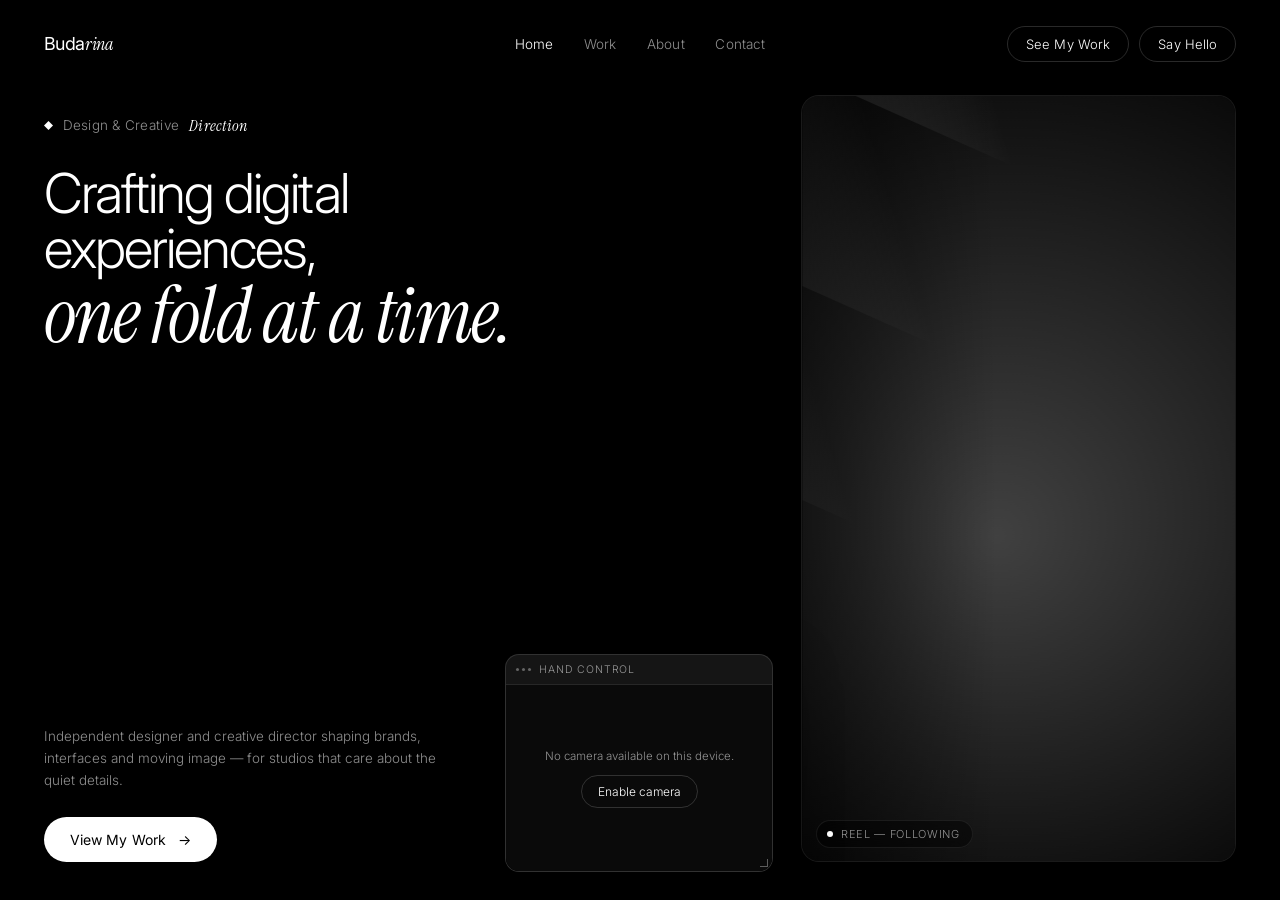
<file: budarina/index.html>
<!DOCTYPE html>
<html lang="en">
<head>
<meta charset="utf-8" />
<meta name="viewport" content="width=device-width, initial-scale=1, viewport-fit=cover" />
<title>Budarina — Design &amp; Creative Direction</title>
<meta name="description" content="Budarina — independent designer and creative director. Crafting digital experiences, one fold at a time." />
<meta name="theme-color" content="#000000" />
<link rel="icon" href="data:image/svg+xml,%3Csvg xmlns='http://www.w3.org/2000/svg' viewBox='0 0 32 32'%3E%3Crect width='32' height='32' fill='%23000'/%3E%3Cpath d='M16 6l7 10-7 10-7-10z' fill='%23fff'/%3E%3C/svg%3E" />
<link rel="preconnect" href="https://fonts.googleapis.com" />
<link rel="preconnect" href="https://fonts.gstatic.com" crossorigin />
<link href="https://fonts.googleapis.com/css2?family=Instrument+Serif:ital@0;1&family=Inter:wght@300;400;500&display=swap" rel="stylesheet" />
<style>
  :root {
    --bg: #000;
    --fg: #fff;
    --muted: rgba(255, 255, 255, 0.56);
    --faint: rgba(255, 255, 255, 0.34);
    --line: rgba(255, 255, 255, 0.16);
    --line-soft: rgba(255, 255, 255, 0.08);
    --sans: "Inter", system-ui, -apple-system, "Segoe UI", Helvetica, Arial, sans-serif;
    --serif: "Instrument Serif", "Times New Roman", Times, Georgia, serif;
    --pad-x: clamp(20px, 3.4vw, 52px);
    --reel-w: clamp(240px, 34vw, 520px);
  }

  * { box-sizing: border-box; }
  [hidden] { display: none !important; }

  html, body {
    height: 100%;
    margin: 0;
    overflow: hidden;               /* full screen, never scrolls */
    background: var(--bg);
    overscroll-behavior: none;
  }

  body {
    color: var(--fg);
    font-family: var(--sans);
    font-weight: 300;
    -webkit-font-smoothing: antialiased;
    text-rendering: optimizeLegibility;
  }

  a { color: inherit; text-decoration: none; }
  h1, p { margin: 0; }
  button { font: inherit; color: inherit; }
  :focus-visible { outline: 1.5px solid #fff; outline-offset: 3px; border-radius: 4px; }

  /* ── stage ───────────────────────────────────────────── */
  .stage {
    position: relative;
    height: 100dvh;
    display: grid;
    grid-template-rows: auto 1fr;
    isolation: isolate;
  }

  /* ── top navigation ──────────────────────────────────── */
  .topbar {
    position: relative;
    z-index: 3;
    display: grid;
    grid-template-columns: 1fr auto 1fr;
    align-items: center;
    gap: 24px;
    padding: clamp(16px, 2.2vw, 26px) var(--pad-x);
  }

  .logo {
    justify-self: start;
    font-size: clamp(17px, 1.4vw, 21px);
    font-weight: 400;
    letter-spacing: -0.02em;
  }
  .logo span { font-family: var(--serif); font-style: italic; }

  .nav {
    justify-self: center;
    display: flex;
    align-items: center;
    gap: clamp(18px, 2.4vw, 38px);
  }
  .nav a {
    font-size: 13.5px;
    letter-spacing: 0.01em;
    color: var(--muted);
    transition: color 0.25s ease;
  }
  .nav a:hover,
  .nav a[aria-current="page"] { color: var(--fg); }

  .actions {
    justify-self: end;
    display: flex;
    align-items: center;
    gap: 10px;
  }
  .btn-ghost {
    padding: 9px 18px;
    border: 1px solid var(--line);
    border-radius: 999px;
    background: transparent;
    font-size: 13px;
    letter-spacing: 0.01em;
    cursor: pointer;
    white-space: nowrap;
    transition: border-color 0.25s ease, background 0.25s ease;
  }
  .btn-ghost:hover { border-color: rgba(255, 255, 255, 0.55); background: rgba(255, 255, 255, 0.06); }

  /* ── hero copy ───────────────────────────────────────── */
  .hero {
    position: relative;
    z-index: 2;
    display: flex;
    flex-direction: column;
    justify-content: space-between;
    gap: 24px;
    min-height: 0;
    padding: clamp(10px, 2vw, 26px) var(--pad-x) clamp(22px, 3vw, 42px);
    padding-right: calc(var(--reel-w) + var(--pad-x) + clamp(20px, 3vw, 56px));
  }

  .tagline {
    display: inline-flex;
    align-items: center;
    gap: 10px;
    font-size: clamp(12px, 1.05vw, 14px);
    letter-spacing: 0.02em;
    color: var(--muted);
  }
  .tagline em { font-family: var(--serif); font-style: italic; font-size: 1.22em; color: var(--fg); }
  .diamond { width: 9px; height: 9px; flex: none; fill: var(--fg); }

  .headline {
    margin-top: clamp(14px, 2.4vw, 30px);
    font-weight: 300;
    font-size: clamp(28px, 4.3vw, 64px);
    line-height: 1.0;
    letter-spacing: -0.035em;
  }
  /* each line is authored, not wrapped, so the fold stays where it belongs */
  .headline .line { display: block; white-space: nowrap; }
  .headline .serif {
    font-family: var(--serif);
    font-style: italic;
    font-weight: 400;
    font-size: clamp(38px, 6.1vw, 92px);
    line-height: 1.02;
    letter-spacing: -0.02em;
  }

  .hero-foot {
    display: flex;
    flex-direction: column;
    align-items: flex-start;
    gap: clamp(16px, 2vw, 26px);
    max-width: 42ch;
  }
  .subtitle {
    font-size: clamp(13px, 1.05vw, 15px);
    line-height: 1.65;
    color: var(--muted);
  }

  .pill {
    display: inline-flex;
    align-items: center;
    gap: 12px;
    padding: 14px 26px;
    border: 0;
    border-radius: 999px;
    background: #fff;
    color: #000;
    font-size: 14px;
    font-weight: 400;
    letter-spacing: 0.01em;
    cursor: pointer;
    transition: transform 0.28s cubic-bezier(0.22, 1, 0.36, 1), background 0.28s ease;
  }
  .pill:hover { transform: translateY(-2px); background: rgba(255, 255, 255, 0.88); }
  .pill .arrow { transition: transform 0.28s cubic-bezier(0.22, 1, 0.36, 1); }
  .pill:hover .arrow { transform: translateX(4px); }

  /* ── video reel ──────────────────────────────────────── */
  .reel {
    position: absolute;
    z-index: 1;
    top: clamp(64px, 7.4vw, 96px);
    right: var(--pad-x);
    bottom: clamp(22px, 3vw, 42px);
    width: var(--reel-w);
    border-radius: 18px;
    overflow: hidden;
    background: #060606;
    border: 1px solid var(--line-soft);
    transform: rotate(var(--reel-rot, 0deg)) scale(var(--reel-scale, 1));
    will-change: transform;
  }
  .reel video,
  .reel canvas {
    position: absolute;
    inset: 0;
    width: 100%;
    height: 100%;
    object-fit: cover;
    transform: scaleX(-1);          /* mirrored horizontally */
    display: block;
  }
  .reel::after {                    /* keeps the panel edge readable on bright frames */
    content: "";
    position: absolute;
    inset: 0;
    pointer-events: none;
    background: linear-gradient(to left, transparent 55%, rgba(0, 0, 0, 0.5));
  }
  /* A portrait reel fills the tall column; a landscape one becomes a wide card
     centred on the right, so nothing important gets cropped away. */
  @media (min-width: 861px) and (min-height: 561px) {
    .stage.reel-landscape { --reel-w: clamp(300px, 42vw, 620px); }
    .reel.is-fitted {
      top: 50%;
      bottom: auto;
      height: auto;
      transform: translateY(-50%) rotate(var(--reel-rot, 0deg)) scale(var(--reel-scale, 1));
      aspect-ratio: var(--reel-ar);
      max-height: calc(100dvh - clamp(150px, 16vw, 190px));
    }
    .reel.is-fitted::after { background: linear-gradient(to left, transparent 70%, rgba(0, 0, 0, 0.35)); }
  }

  /* Clip shot on black: drop the panel's frame and fill so its black merges
     into the page's and the subject reads as cut out. */
  .reel.is-cutout {
    background: transparent;
    border-color: transparent;
    border-radius: 0;
  }
  .reel.is-cutout::after { display: none; }

  .reel-tag {
    position: absolute;
    z-index: 2;
    left: 14px;
    bottom: 13px;
    display: inline-flex;
    align-items: center;
    gap: 8px;
    padding: 6px 12px 6px 10px;
    border-radius: 999px;
    background: rgba(0, 0, 0, 0.45);
    backdrop-filter: blur(8px);
    -webkit-backdrop-filter: blur(8px);
    border: 1px solid var(--line-soft);
    font-size: 11px;
    letter-spacing: 0.06em;
    text-transform: uppercase;
    color: var(--muted);
  }
  .reel-tag .dot {
    width: 6px;
    height: 6px;
    border-radius: 50%;
    background: #fff;
    animation: pulse 1.9s ease-in-out infinite;
  }
  .reel-tag[data-state="paused"] .dot { background: var(--faint); animation: none; }
  @keyframes pulse { 0%, 100% { opacity: 1; } 50% { opacity: 0.25; } }

  /* ── floating camera window ──────────────────────────── */
  .cam {
    position: fixed;
    z-index: 20;
    left: 24px;
    top: 24px;
    width: 268px;
    height: 218px;
    min-width: 180px;
    min-height: 156px;
    display: flex;
    flex-direction: column;
    border-radius: 14px;
    overflow: hidden;
    background: #0a0a0a;
    border: 1px solid var(--line);
    box-shadow: 0 24px 60px rgba(0, 0, 0, 0.75);
    touch-action: none;
  }
  .cam.dragging, .cam.resizing { user-select: none; }

  .cam-bar {
    flex: none;
    display: flex;
    align-items: center;
    gap: 8px;
    padding: 8px 10px;
    background: rgba(255, 255, 255, 0.045);
    border-bottom: 1px solid var(--line-soft);
    cursor: grab;
  }
  .cam.dragging .cam-bar { cursor: grabbing; }
  .cam-grip { display: flex; gap: 3px; flex: none; }
  .cam-grip i { width: 3px; height: 3px; border-radius: 50%; background: var(--faint); }
  .cam-title {
    font-size: 10.5px;
    letter-spacing: 0.08em;
    text-transform: uppercase;
    color: var(--muted);
    white-space: nowrap;
    overflow: hidden;
    text-overflow: ellipsis;
  }

  .cam-body { position: relative; flex: 1; min-height: 0; background: #000; }
  .cam-view { position: absolute; inset: 0; transform: scaleX(-1); }
  .cam-view video,
  .cam-view canvas { position: absolute; inset: 0; width: 100%; height: 100%; display: block; }
  .cam-view video { object-fit: cover; }

  .cam-chip {
    position: absolute;
    left: 8px;
    bottom: 8px;
    display: inline-flex;
    align-items: center;
    gap: 7px;
    max-width: calc(100% - 16px);
    padding: 5px 10px;
    border-radius: 999px;
    background: rgba(0, 0, 0, 0.55);
    backdrop-filter: blur(8px);
    -webkit-backdrop-filter: blur(8px);
    border: 1px solid var(--line-soft);
    font-size: 10.5px;
    letter-spacing: 0.05em;
    text-transform: uppercase;
    color: var(--muted);
    white-space: nowrap;
    overflow: hidden;
    text-overflow: ellipsis;
  }
  .cam-chip b { font-weight: 500; color: var(--fg); }

  .cam-overlay {
    position: absolute;
    inset: 0;
    display: flex;
    flex-direction: column;
    align-items: center;
    justify-content: center;
    gap: 10px;
    padding: 16px;
    text-align: center;
    background: #0a0a0a;
  }
  .cam-overlay p { font-size: 11.5px; line-height: 1.5; color: var(--muted); }
  .cam-enable {
    padding: 8px 16px;
    border: 1px solid var(--line);
    border-radius: 999px;
    background: transparent;
    font-size: 12px;
    cursor: pointer;
    transition: border-color 0.25s ease, background 0.25s ease;
  }
  .cam-enable:hover { border-color: rgba(255, 255, 255, 0.55); background: rgba(255, 255, 255, 0.06); }

  .cam-resize {
    position: absolute;
    right: 0;
    bottom: 0;
    width: 18px;
    height: 18px;
    cursor: nwse-resize;
    touch-action: none;
  }
  .cam-resize::after {
    content: "";
    position: absolute;
    right: 4px;
    bottom: 4px;
    width: 7px;
    height: 7px;
    border-right: 1.5px solid var(--faint);
    border-bottom: 1.5px solid var(--faint);
  }

  /* ── narrow screens: reel becomes the backdrop ───────── */
  @media (max-width: 860px), (max-height: 560px) {
    :root { --reel-w: 100vw; }
    .hero { padding-right: var(--pad-x); }
    .nav { display: none; }
    .topbar { grid-template-columns: 1fr auto; }
    .reel {
      top: 0; right: 0; bottom: 0; left: 0;
      width: auto;
      border-radius: 0;
      border: 0;
      opacity: 0.42;
      transform: none;
    }
    .reel::after { background: linear-gradient(to top, rgba(0, 0, 0, 0.9), rgba(0, 0, 0, 0.45)); }
    .reel-tag { top: auto; bottom: auto; left: 14px; bottom: 13px; }
    .headline .line { white-space: normal; }
    .cam { width: 190px; height: 160px; }
  }

  @media (prefers-reduced-motion: reduce) {
    * { animation-duration: 0.001ms !important; transition-duration: 0.001ms !important; }
  }
</style>
</head>
<body>

<div class="stage">
  <header class="topbar">
    <a class="logo" href="#home">Buda<span>rina</span></a>

    <nav class="nav" aria-label="Primary">
      <a href="#home" aria-current="page">Home</a>
      <a href="#work">Work</a>
      <a href="#about">About</a>
      <a href="#contact">Contact</a>
    </nav>

    <div class="actions">
      <button class="btn-ghost" type="button">See My Work</button>
      <button class="btn-ghost" type="button">Say Hello</button>
    </div>
  </header>

  <main class="hero" id="home">
    <div>
      <p class="tagline">
        <svg class="diamond" viewBox="0 0 10 10" aria-hidden="true"><path d="M5 0l5 5-5 5-5-5z" /></svg>
        Design &amp; Creative <em>Direction</em>
      </p>

      <h1 class="headline">
        <span class="line">Crafting digital</span>
        <span class="line">experiences,</span>
        <span class="line serif">one fold at a time.</span>
      </h1>
    </div>

    <div class="hero-foot">
      <p class="subtitle">
        Independent designer and creative director shaping brands, interfaces and
        moving image — for studios that care about the quiet details.
      </p>
      <button class="pill" type="button">View My Work <span class="arrow" aria-hidden="true">&rarr;</span></button>
    </div>
  </main>

  <section class="reel" aria-label="Showreel">
    <video id="reel" loop muted playsinline autoplay preload="auto" aria-hidden="true">
      <source src="assets/reel.mp4" type="video/mp4" />
    </video>
    <canvas id="reelCanvas" hidden aria-hidden="true"></canvas>
    <span class="reel-tag" id="reelTag" data-state="playing"><i class="dot"></i><span id="reelState">Reel — playing</span></span>
  </section>
</div>

<section class="cam" id="cam" aria-label="Webcam hand control">
  <header class="cam-bar" id="camBar">
    <span class="cam-grip" aria-hidden="true"><i></i><i></i><i></i></span>
    <span class="cam-title">Hand control</span>
  </header>

  <div class="cam-body">
    <div class="cam-view">
      <video id="camVideo" playsinline muted autoplay></video>
      <canvas id="camCanvas"></canvas>
    </div>
    <span class="cam-chip" id="camChip">Starting camera…</span>

    <div class="cam-overlay" id="camOverlay" hidden>
      <p id="camMessage">Allow camera access to control the reel with your hand.</p>
      <button class="cam-enable" id="camEnable" type="button">Enable camera</button>
    </div>
  </div>

  <div class="cam-resize" id="camResize" role="separator" aria-label="Resize camera window"></div>
</section>

<script type="module">
/* ────────────────────────────────────────────────────────────
   0. How the reel behaves — set these to match the clip in assets/
   ──────────────────────────────────────────────────────────── */
const REEL = {
  /* 'scrub' maps the hand's angle onto a position in the clip, so a clip of a
     subject turning from one side to the other turns with your hand. An open
     hand follows, a fist locks the current frame.
     'play' is an ordinary looping reel: an open hand plays it, a fist pauses
     it, and the whole panel leans with your hand instead. */
  control: 'scrub',

  /* Set true once the clip is shot on black. The panel's frame, fill and edge
     gradient are dropped, and the clip's black background merges into the
     page's, so the subject reads as cut out. On footage that is not on black
     this just removes the frame, so it stays false until the clip is right. */
  cutout: false
};

/* ────────────────────────────────────────────────────────────
   1. Reel player — a real <video>, or a generated fallback reel
   ──────────────────────────────────────────────────────────── */
const video      = document.getElementById('reel');
const reelCanvas = document.getElementById('reelCanvas');
const reelTag    = document.getElementById('reelTag');
const reelState  = document.getElementById('reelState');

/* The generated reel stands in when assets/reel.mp4 is missing, so the page
   works out of the box; drop a file in and the real video takes over. */
function createFallbackReel(canvas) {
  const ctx = canvas.getContext('2d');
  let raf = 0, t = 0, running = false;

  const fit = () => {
    const dpr = Math.min(window.devicePixelRatio || 1, 2);
    const r = canvas.getBoundingClientRect();
    canvas.width  = Math.max(1, Math.round(r.width  * dpr));
    canvas.height = Math.max(1, Math.round(r.height * dpr));
  };
  new ResizeObserver(fit).observe(canvas);
  fit();

  const draw = () => {
    const w = canvas.width, h = canvas.height, d = Math.hypot(w, h);
    ctx.fillStyle = '#050505';
    ctx.fillRect(0, 0, w, h);

    /* slow diagonal "folds" of light sweeping across the panel */
    for (let i = 0; i < 9; i++) {
      const p = ((t * 0.00013 + i / 9) % 1);
      const y = -d + p * d * 2;
      const shade = 0.10 + 0.34 * Math.abs(Math.sin(t * 0.0004 + i));
      const g = ctx.createLinearGradient(0, y, w, y + d * 0.42);
      g.addColorStop(0, 'rgba(255,255,255,0)');
      g.addColorStop(0.5, `rgba(255,255,255,${shade.toFixed(3)})`);
      g.addColorStop(1, 'rgba(255,255,255,0)');
      ctx.fillStyle = g;
      ctx.save();
      ctx.translate(w / 2, h / 2);
      ctx.rotate(-0.42);
      ctx.fillRect(-d, y - h / 2, d * 2, d * 0.26);
      ctx.restore();
    }

    /* soft core light so the panel never reads as flat black */
    const glow = ctx.createRadialGradient(
      w * (0.5 + 0.16 * Math.sin(t * 0.00021)),
      h * (0.45 + 0.13 * Math.cos(t * 0.00017)),
      0, w * 0.5, h * 0.5, d * 0.55
    );
    glow.addColorStop(0, 'rgba(255,255,255,0.24)');
    glow.addColorStop(1, 'rgba(255,255,255,0)');
    ctx.fillStyle = glow;
    ctx.fillRect(0, 0, w, h);
  };

  const loop = (now) => {
    if (!running) return;
    t = now;
    draw();
    raf = requestAnimationFrame(loop);
  };

  draw();
  return {
    get paused() { return !running; },
    play() {
      if (running) return Promise.resolve();
      running = true;
      raf = requestAnimationFrame(loop);
      return Promise.resolve();
    },
    pause() { running = false; cancelAnimationFrame(raf); }
  };
}

let player = video;

function useFallbackReel() {
  if (player !== video) return;
  video.hidden = true;
  reelCanvas.hidden = false;
  player = createFallbackReel(reelCanvas);
  player.play();
  syncReelTag();
  requestAnimationFrame(refreshMaxTilt);
}

video.addEventListener('error', useFallbackReel, true);
/* <source> failures surface on the child element, not always on the video */
video.querySelector('source').addEventListener('error', useFallbackReel);
video.addEventListener('play',  syncReelTag);
video.addEventListener('pause', syncReelTag);

/* Shape the panel around whatever reel.mp4 turns out to be */
function fitReelToVideo() {
  const { videoWidth: w, videoHeight: h } = video;
  if (!w || !h) return false;
  if (REEL.control === 'scrub') {
    video.pause();                       // scrubbing drives currentTime itself
    video.currentTime = video.duration ? video.duration / 2 : 0;
  }
  const stage = document.querySelector('.stage');
  stage.style.setProperty('--reel-ar', `${w} / ${h}`);
  stage.classList.toggle('reel-landscape', w > h);
  document.querySelector('.reel').classList.add('is-fitted');
  requestAnimationFrame(refreshMaxTilt);
  return true;
}

/* This is a module script, so it runs after the document is parsed — a file
   served off local disk can already be loaded (or already have failed) by now.
   Handle the events that fired before this line as well as the ones after. */
if (video.error) useFallbackReel();
else if (!fitReelToVideo()) video.addEventListener('loadedmetadata', fitReelToVideo, { once: true });

function syncReelTag() {
  if (REEL.control === 'scrub') {
    reelTag.dataset.state = following ? 'playing' : 'paused';
    reelState.textContent = following ? 'Reel — following' : 'Reel — locked';
    return;
  }
  const paused = player.paused;
  reelTag.dataset.state = paused ? 'paused' : 'playing';
  reelState.textContent = paused ? 'Reel — paused' : 'Reel — playing';
}

function playReel()  { const r = player.play(); if (r && r.catch) r.catch(() => {}); syncReelTag(); }
function pauseReel() { player.pause(); syncReelTag(); }

let following = true;        // scrub mode: is the clip tracking the hand?

if (REEL.cutout) document.querySelector('.reel').classList.add('is-cutout');
if (REEL.control !== 'scrub') playReel();
else syncReelTag();

/* A missing or undecodable file fires 'error' on its own. This is only a safety
   net for a source that never resolves either way, and it has to be generous:
   a short timer would swap out a perfectly good reel on a slow connection. */
let reelSettled = video.readyState >= HTMLMediaElement.HAVE_METADATA;
video.addEventListener('loadedmetadata', () => { reelSettled = true; }, { once: true });
window.setTimeout(() => {
  if (!reelSettled && player === video && video.readyState === 0) useFallbackReel();
}, 10000);

/* ────────────────────────────────────────────────────────────
   2. Floating camera window — draggable + resizable
   ──────────────────────────────────────────────────────────── */
const cam       = document.getElementById('cam');
const camBar    = document.getElementById('camBar');
const camResize = document.getElementById('camResize');
const MARGIN = 12;

function placeInitial() {
  const w = cam.offsetWidth, h = cam.offsetHeight;
  const reel = document.querySelector('.reel').getBoundingClientRect();
  /* tuck it into the gap between the copy and the reel, near the bottom */
  const x = window.innerWidth > 860
    ? Math.max(MARGIN, reel.left - w - 28)
    : window.innerWidth - w - 20;
  cam.style.left = `${Math.round(x)}px`;
  cam.style.top  = `${Math.round(window.innerHeight - h - 28)}px`;
}
placeInitial();

const clamp = (v, min, max) => Math.min(Math.max(v, min), max);

function keepOnScreen() {
  const w = cam.offsetWidth, h = cam.offsetHeight;
  cam.style.left = `${clamp(cam.offsetLeft, MARGIN, Math.max(MARGIN, window.innerWidth  - w - MARGIN))}px`;
  cam.style.top  = `${clamp(cam.offsetTop,  MARGIN, Math.max(MARGIN, window.innerHeight - h - MARGIN))}px`;
}
window.addEventListener('resize', keepOnScreen);

camBar.addEventListener('pointerdown', (e) => {
  if (e.button !== 0 && e.pointerType === 'mouse') return;
  const startX = e.clientX, startY = e.clientY;
  const originX = cam.offsetLeft, originY = cam.offsetTop;
  camBar.setPointerCapture(e.pointerId);
  cam.classList.add('dragging');

  const move = (ev) => {
    const w = cam.offsetWidth, h = cam.offsetHeight;
    cam.style.left = `${clamp(originX + ev.clientX - startX, MARGIN, window.innerWidth  - w - MARGIN)}px`;
    cam.style.top  = `${clamp(originY + ev.clientY - startY, MARGIN, window.innerHeight - h - MARGIN)}px`;
  };
  const up = () => {
    cam.classList.remove('dragging');
    camBar.removeEventListener('pointermove', move);
    camBar.removeEventListener('pointerup', up);
    camBar.removeEventListener('pointercancel', up);
  };
  camBar.addEventListener('pointermove', move);
  camBar.addEventListener('pointerup', up);
  camBar.addEventListener('pointercancel', up);
});

camResize.addEventListener('pointerdown', (e) => {
  if (e.button !== 0 && e.pointerType === 'mouse') return;
  e.preventDefault();
  const startX = e.clientX, startY = e.clientY;
  const startW = cam.offsetWidth, startH = cam.offsetHeight;
  camResize.setPointerCapture(e.pointerId);
  cam.classList.add('resizing');

  const move = (ev) => {
    const maxW = window.innerWidth  - cam.offsetLeft - MARGIN;
    const maxH = window.innerHeight - cam.offsetTop  - MARGIN;
    cam.style.width  = `${clamp(startW + ev.clientX - startX, 180, Math.max(180, maxW))}px`;
    cam.style.height = `${clamp(startH + ev.clientY - startY, 156, Math.max(156, maxH))}px`;
  };
  const up = () => {
    cam.classList.remove('resizing');
    camResize.removeEventListener('pointermove', move);
    camResize.removeEventListener('pointerup', up);
    camResize.removeEventListener('pointercancel', up);
  };
  camResize.addEventListener('pointermove', move);
  camResize.addEventListener('pointerup', up);
  camResize.addEventListener('pointercancel', up);
});

/* ────────────────────────────────────────────────────────────
   3. Webcam + hand tracking — open hand plays, fist pauses
   ──────────────────────────────────────────────────────────── */
const camVideo   = document.getElementById('camVideo');
const camCanvas  = document.getElementById('camCanvas');
const camChip    = document.getElementById('camChip');
const camOverlay = document.getElementById('camOverlay');
const camMessage = document.getElementById('camMessage');
const camEnable  = document.getElementById('camEnable');
const ctx = camCanvas.getContext('2d');

const HAND_CONNECTIONS = [
  [0,1],[1,2],[2,3],[3,4],
  [0,5],[5,6],[6,7],[7,8],
  [5,9],[9,10],[10,11],[11,12],
  [9,13],[13,14],[14,15],[15,16],
  [13,17],[17,18],[18,19],[19,20],
  [0,17]
];

function fitCanvas() {
  const dpr = Math.min(window.devicePixelRatio || 1, 2);
  const r = camCanvas.getBoundingClientRect();
  camCanvas.width  = Math.max(1, Math.round(r.width  * dpr));
  camCanvas.height = Math.max(1, Math.round(r.height * dpr));
  ctx.setTransform(dpr, 0, 0, dpr, 0, 0);
}
new ResizeObserver(fitCanvas).observe(camCanvas);

let chipText = null;
function setChip(text, strong) {
  const next = strong ? `<b>${strong}</b> ${text}` : text;
  if (next === chipText) return;      // the detect loop calls this every frame
  chipText = next;
  camChip.innerHTML = next;
}
function showOverlay(message) {
  camMessage.textContent = message;
  camOverlay.hidden = false;
}

/* Maps normalised landmark coords through the video's object-fit: cover box */
function coverMapper(boxW, boxH, vw, vh) {
  const scale = Math.max(boxW / vw, boxH / vh);
  const dx = (boxW - vw * scale) / 2;
  const dy = (boxH - vh * scale) / 2;
  return (lm) => [dx + lm.x * vw * scale, dy + lm.y * vh * scale];
}

function drawSkeleton(landmarks, toPx) {
  ctx.lineCap = 'round';
  ctx.lineJoin = 'round';

  ctx.strokeStyle = 'rgba(255,255,255,0.92)';
  ctx.lineWidth = 2;
  ctx.beginPath();
  for (const [a, b] of HAND_CONNECTIONS) {
    const [x1, y1] = toPx(landmarks[a]);
    const [x2, y2] = toPx(landmarks[b]);
    ctx.moveTo(x1, y1);
    ctx.lineTo(x2, y2);
  }
  ctx.stroke();

  for (let i = 0; i < landmarks.length; i++) {
    const [x, y] = toPx(landmarks[i]);
    const tip = i === 0 || i % 4 === 0;
    ctx.beginPath();
    ctx.arc(x, y, tip ? 4 : 2.6, 0, Math.PI * 2);
    ctx.fillStyle = tip ? '#fff' : 'rgba(255,255,255,0.65)';
    ctx.fill();
  }
}

/* How far the hand is tilted from upright, in degrees, as the viewer sees it.
   The wrist -> middle-finger-knuckle vector is the hand's spine. Landmarks are
   in raw camera coordinates while the view is mirrored, so the sign is flipped
   to match what is actually on screen. */
function readTilt(lm) {
  const vx = lm[9].x - lm[0].x;
  const vy = lm[9].y - lm[0].y;
  return -Math.atan2(vx, -vy) * 180 / Math.PI;
}

/* Open vs. closed: a finger counts as extended when its tip sits further
   from the wrist than its middle joint does. */
function readGesture(lm) {
  const wrist = lm[0];
  const dist = (a, b) => Math.hypot(a.x - b.x, a.y - b.y);
  const fingers = [[8, 6], [12, 10], [16, 14], [20, 18]];
  let extended = 0;
  for (const [tip, pip] of fingers) {
    if (dist(lm[tip], wrist) > dist(lm[pip], wrist) * 1.06) extended++;
  }
  if (extended >= 3) return 'open';
  if (extended <= 1) return 'fist';
  return null;               // in between — hold the current state
}

let gesture = null;
let candidate = null;
let candidateFrames = 0;
const CONFIRM_FRAMES = 4;    // debounce so a passing blur can't flip the reel

const MAX_TILT = 16;         // a corner of the tall panel starts leaving the screen past this
const TILT_RANGE = 35;       // wrist degrees that map onto the full panel rotation
const TILT_SCALE = 0.90;     // shrink at full tilt, so a rotated corner stays inside the viewport
const TILT_EASE = 0.18;      // how hard the panel chases the hand, per frame
const reelPanel = document.querySelector('.reel');
let tiltTarget = 0;
let tiltShown = 0;
let maxTilt = MAX_TILT;

/* The tall panel is nearly the height of the screen, so it runs out of room to
   turn long before a short wide one does. Rather than pick one angle that is
   safe for the worst case, work out how far this panel can actually turn where
   it currently sits. Recomputed on resize and whenever the panel changes shape;
   never per frame. On a phone the panel is the whole viewport, so this lands on
   0 and the backdrop stays level, which is what the layout wants anyway. */
function computeMaxTilt() {
  const rot = reelPanel.style.getPropertyValue('--reel-rot');
  const scale = reelPanel.style.getPropertyValue('--reel-scale');
  reelPanel.style.setProperty('--reel-rot', '0deg');
  reelPanel.style.setProperty('--reel-scale', '1');
  const box = reelPanel.getBoundingClientRect();
  reelPanel.style.setProperty('--reel-rot', rot || '0deg');
  reelPanel.style.setProperty('--reel-scale', scale || '1');

  const cx = box.left + box.width / 2;
  const cy = box.top + box.height / 2;
  const roomX = Math.min(cx, window.innerWidth - cx);
  const roomY = Math.min(cy, window.innerHeight - cy);
  const hw = box.width / 2, hh = box.height / 2;

  for (let deg = MAX_TILT; deg > 0; deg--) {
    const t = deg * Math.PI / 180;
    const s = 1 - (1 - TILT_SCALE) * (deg / MAX_TILT);
    const ex = s * (hw * Math.cos(t) + hh * Math.sin(t));
    const ey = s * (hw * Math.sin(t) + hh * Math.cos(t));
    if (ex <= roomX && ey <= roomY) return deg;
  }
  return 0;
}

function refreshMaxTilt() {
  maxTilt = computeMaxTilt();
  tiltTarget = Math.max(-maxTilt, Math.min(maxTilt, tiltTarget));
}
window.addEventListener('resize', refreshMaxTilt);
refreshMaxTilt();

const SCRUB_RANGE = 30;      // wrist degrees either side of centre covering the whole clip
let scrubTarget = 0.5;       // where in the clip the hand is pointing, 0..1
let scrubShown = 0.5;

/* Runs every animation frame, not only on the frames the detector produced a
   result for, so the reel glides instead of stepping at the camera's rate. */
function easeReel() {
  if (REEL.control === 'scrub') return easeScrub();

  const next = tiltShown + (tiltTarget - tiltShown) * TILT_EASE;
  if (Math.abs(next - tiltShown) < 0.005) return;
  tiltShown = next;
  const amount = maxTilt ? Math.abs(tiltShown) / maxTilt : 0;
  reelPanel.style.setProperty('--reel-rot', `${tiltShown.toFixed(2)}deg`);
  reelPanel.style.setProperty('--reel-scale', (1 - (1 - TILT_SCALE) * amount).toFixed(4));
}

/* The generated fallback has no timeline to scrub, so this only drives a real
   clip. Seeking is skipped unless the frame would actually change, since a seek
   the viewer cannot see still costs a decode. */
function easeScrub() {
  if (player !== video) return;
  const duration = video.duration;
  if (!Number.isFinite(duration) || duration <= 0) return;

  const next = scrubShown + (scrubTarget - scrubShown) * TILT_EASE;
  if (Math.abs(next - scrubShown) * duration < 0.008) return;
  scrubShown = next;
  video.currentTime = Math.min(scrubShown * duration, duration - 0.001);
}

function applyGesture(next) {
  if (next === gesture) return;
  gesture = next;
  if (REEL.control === 'scrub') {
    following = next === 'open';   // open hand follows, fist locks the frame
    syncReelTag();
    return;
  }
  if (next === 'open') playReel();
  else pauseReel();
}

/* Driven from the frame loop rather than from applyGesture, so losing the hand
   for a frame and finding it again can't leave the chip stuck on stale text. */
function renderChip(handVisible) {
  const scrub = REEL.control === 'scrub';
  if (!handVisible)            setChip('Show your hand to the camera');
  else if (gesture === 'open') setChip(scrub ? '· turn to steer' : '· reel playing', 'Open hand');
  else if (gesture === 'fist') setChip(scrub ? '· frame locked'  : '· reel paused',  'Fist');
  else                         setChip('Open your hand, or make a fist');
}

let landmarker = null;
let lastVideoTime = -1;
let running = false;

/* The library and the model ship in vendor/, so nothing is fetched from a third
   party at runtime. The CDN is only a fallback for a copy of this file that was
   moved somewhere without its vendor/ folder. */
const CDN = 'https://cdn.jsdelivr.net/npm/@mediapipe/tasks-vision@0.10.14';
const SOURCES = [
  {
    bundle: './vendor/mediapipe/vision_bundle.mjs',
    wasm:   './vendor/mediapipe/wasm',
    model:  './vendor/models/hand_landmarker.task'
  },
  {
    bundle: `${CDN}/vision_bundle.mjs`,
    wasm:   `${CDN}/wasm`,
    model:  'https://storage.googleapis.com/mediapipe-models/hand_landmarker/hand_landmarker/float16/1/hand_landmarker.task'
  }
];

async function loadFrom(source, delegate) {
  const vision = await import(source.bundle);
  const fileset = await vision.FilesetResolver.forVisionTasks(source.wasm);
  return vision.HandLandmarker.createFromOptions(fileset, {
    baseOptions: { modelAssetPath: source.model, delegate },
    runningMode: 'VIDEO',
    numHands: 1,
    minHandDetectionConfidence: 0.5,
    minTrackingConfidence: 0.5
  });
}

async function loadLandmarker() {
  let lastError;
  for (const source of SOURCES) {
    for (const delegate of ['GPU', 'CPU']) {   // software rendering has no GPU delegate
      try {
        return await loadFrom(source, delegate);
      } catch (err) {
        lastError = err;
      }
    }
  }
  throw lastError;
}

function tick() {
  if (!running) return;
  requestAnimationFrame(tick);
  easeReel();

  const vw = camVideo.videoWidth, vh = camVideo.videoHeight;
  if (!vw || !vh) return;

  const boxW = camCanvas.clientWidth, boxH = camCanvas.clientHeight;
  ctx.clearRect(0, 0, boxW, boxH);

  if (!landmarker || camVideo.currentTime === lastVideoTime) return;
  lastVideoTime = camVideo.currentTime;

  let result;
  try {
    result = landmarker.detectForVideo(camVideo, performance.now());
  } catch {
    return;
  }

  const hands = result?.landmarks ?? [];
  if (!hands.length) {
    candidate = null;
    candidateFrames = 0;
    tiltTarget = 0;              // no hand: settle the panel back to level
                                 // (the scrubbed clip just holds where it is)
    renderChip(false);
    return;
  }

  const lm = hands[0];
  drawSkeleton(lm, coverMapper(boxW, boxH, vw, vh));

  const raw = readTilt(lm);
  /* Past a quarter turn the hand is upside down and the angle wraps, which would
     throw the reel from one extreme to the other. Hold the last angle instead. */
  if (Math.abs(raw) <= 90) {
    if (REEL.control === 'scrub') {
      /* The reel is mirrored, so a clip of a subject turning to its right plays
         on screen as turning left. Invert the mapping so the subject follows the
         hand the viewer actually sees. */
      if (following) {
        scrubTarget = Math.min(1, Math.max(0, 0.5 - raw / (2 * SCRUB_RANGE)));
      }
    } else {
      const mapped = raw * (maxTilt / TILT_RANGE);
      tiltTarget = Math.max(-maxTilt, Math.min(maxTilt, mapped));
    }
  }

  const next = readGesture(lm);
  if (next) {
    if (next === candidate) candidateFrames++;
    else { candidate = next; candidateFrames = 1; }
    if (candidateFrames >= CONFIRM_FRAMES) applyGesture(next);
  }
  renderChip(true);
}

async function startCamera() {
  camOverlay.hidden = true;
  setChip('Starting camera…');

  if (!navigator.mediaDevices?.getUserMedia) {
    showOverlay('This browser has no camera API. Serve the page over https:// or localhost.');
    return;
  }

  let stream;
  try {
    stream = await navigator.mediaDevices.getUserMedia({
      video: { width: { ideal: 640 }, height: { ideal: 480 }, facingMode: 'user' },
      audio: false
    });
  } catch (err) {
    showOverlay(
      err && err.name === 'NotAllowedError'
        ? 'Camera blocked. Allow access in your browser, then try again.'
        : 'No camera available on this device.'
    );
    return;
  }

  camVideo.srcObject = stream;
  await camVideo.play().catch(() => {});
  fitCanvas();

  running = true;
  requestAnimationFrame(tick);

  setChip('Loading hand tracking…');
  try {
    landmarker = await loadLandmarker();
    setChip('Show your hand to the camera');
  } catch {
    setChip('Hand tracking unavailable — offline?');
  }
}

camEnable.addEventListener('click', startCamera);
startCamera();
</script>

</body>
</html>
</file>
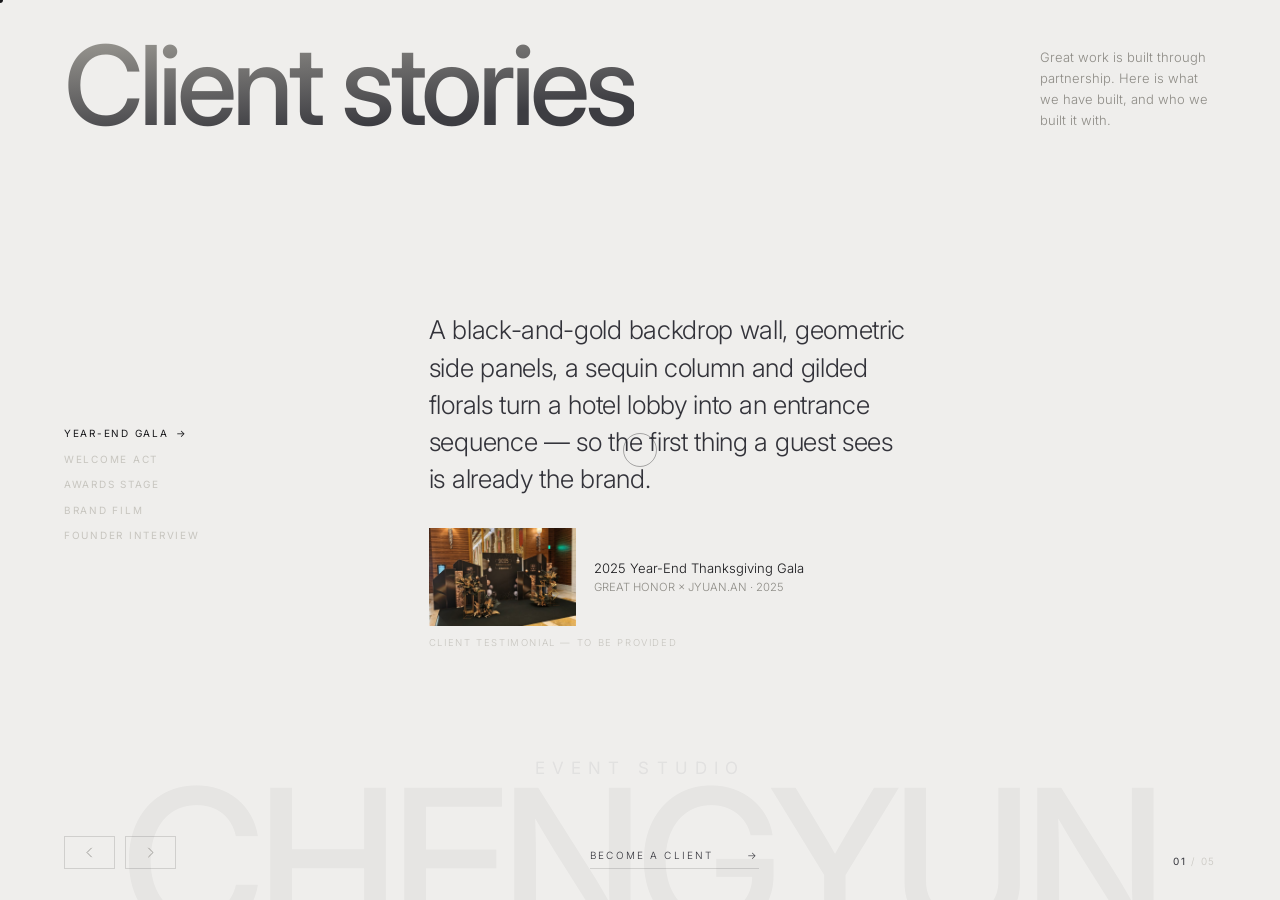
<file: experimental/client-stories/index.html>
<!DOCTYPE html>
<html lang="en">
<head>
<meta charset="utf-8" />
<meta name="viewport" content="width=device-width, initial-scale=1, viewport-fit=cover" />
<title>Client Stories — CHENGYUN</title>
<meta name="description" content="Client stories from Chengyun Event Studio Co., Ltd. — year-end galas, stage production and brand film." />
<meta name="theme-color" content="#efeeec" />
<link rel="preconnect" href="https://fonts.googleapis.com" />
<link rel="preconnect" href="https://fonts.gstatic.com" crossorigin />
<link href="https://fonts.googleapis.com/css2?family=Inter:wght@300;400;500&family=Noto+Sans+TC:wght@300;400;500&display=swap" rel="stylesheet" />
<style>
  /* ══ 色票與節奏 ══════════════════════════════════════════
     取自參考畫面：暖調淺灰的紙、近黑的墨、兩階灰的次要字。
     全站只有這五個顏色，克制是這個版型唯一的裝飾。 */
  :root {
    --paper: #efeeec;
    --ink: #17171a;
    --ink-soft: #33333a;
    --mute: #8d8b85;
    --faint: #c7c5bf;
    --line: rgba(23, 23, 26, .14);
    --font: 'Inter', 'Noto Sans TC', sans-serif;
    --ease: cubic-bezier(.22, 1, .36, 1);
  }

  * { box-sizing: border-box; }
  html, body { height: 100%; }

  body {
    margin: 0;
    background: var(--paper);
    color: var(--ink);
    font-family: var(--font);
    font-weight: 300;
    -webkit-font-smoothing: antialiased;
    overflow: hidden;
    /* 自訂游標接手，系統游標全程隱藏 */
    cursor: none;
  }
  a, button { cursor: none; }
  ::selection { background: var(--ink); color: var(--paper); }
  :focus-visible { outline: 1px solid var(--ink); outline-offset: 6px; }

  /* ── 背景：澄耘的英文 ─────────────────
     不是裝飾字，是這一頁的地。壓得很淡，
     只有在大面留白裡才隱約看得出來。 */
  .cs-ghost-clip {
    position: fixed;
    inset: 0;
    overflow: hidden;
    pointer-events: none;
    z-index: 0;
  }

  .cs-ghost {
    position: absolute;
    left: 50%; bottom: -4.5vh;
    transform: translateX(-50%);
    display: flex;
    flex-direction: column;
    align-items: center;
    font-size: clamp(56px, 15.6vw, 268px);
    font-weight: 500;
    letter-spacing: -.04em;
    line-height: .8;
    color: rgba(23, 23, 26, .038);
    white-space: nowrap;
    user-select: none;
  }

  .cs-ghost small {
    order: -1;
    font-size: .085em;
    font-weight: 400;
    letter-spacing: .42em;
    color: rgba(23, 23, 26, .06);
    margin-bottom: .3em;
  }

  /* ── 版面骨架 ─────────────────────────
     三列：標題 / 內容 / 頁腳，兩欄：次要導覽 / 主視覺。 */
  .cs {
    position: relative;
    z-index: 1;
    height: 100svh;
    padding: clamp(28px, 4.2vh, 56px) clamp(20px, 5vw, 92px) clamp(22px, 3.4vh, 44px);
    display: grid;
    grid-template-rows: auto 1fr auto;
    grid-template-columns: minmax(150px, 20%) 1fr;
    column-gap: clamp(24px, 5vw, 96px);
    row-gap: clamp(18px, 3vh, 40px);
  }

  /* ── 頂部：大標題與副標 ───────────────── */
  .cs-head {
    grid-column: 1 / -1;
    display: flex;
    align-items: flex-start;
    justify-content: space-between;
    gap: 32px;
  }

  .cs-title {
    margin: 0;
    font-size: clamp(42px, 8.6vw, 132px);
    font-weight: 500;
    letter-spacing: -.045em;
    line-height: .86;
    /* 參考畫面的標題不是純黑，上淺下深，像有厚度 */
    background: linear-gradient(175deg, #9b9993 0%, #3d3d42 78%);
    -webkit-background-clip: text;
    background-clip: text;
    color: transparent;
  }

  .cs-sub {
    margin: .7em 0 0;
    max-width: 22ch;
    font-size: clamp(11px, 1.02vw, 13px);
    line-height: 1.62;
    color: var(--mute);
    text-align: left;
    flex: 0 0 auto;
  }

  /* ── 左欄：次要導覽 ───────────────────
     大寫、寬字距、細瘦，滑過去是顏色與位移一起走。 */
  .cs-nav {
    align-self: center;
    display: flex;
    flex-direction: column;
    gap: clamp(9px, 1.5vh, 15px);
    align-items: flex-start;
  }

  .cs-link {
    position: relative;
    display: inline-flex;
    align-items: center;
    gap: .7em;
    padding: 0;
    border: 0;
    background: none;
    font: inherit;
    font-size: clamp(9.5px, .78vw, 11px);
    font-weight: 400;
    letter-spacing: .175em;
    text-transform: uppercase;
    color: var(--faint);
    white-space: nowrap;
    transition: color .5s var(--ease), transform .5s var(--ease);
  }
  .cs-link .arw {
    opacity: 0;
    transform: translateX(-6px);
    transition: opacity .5s var(--ease), transform .5s var(--ease);
  }
  .cs-link:hover { color: var(--ink-soft); transform: translateX(7px); }
  .cs-link.is-on { color: var(--ink); transform: translateX(7px); }
  .cs-link.is-on .arw { opacity: 1; transform: translateX(0); }

  /* ── 右欄：引言、照片、署名 ─────────── */
  .cs-body {
    align-self: center;
    max-width: min(48ch, 48vw);
    margin-left: clamp(0px, 5.5vw, 104px);
  }

  .cs-quote {
    margin: 0;
    font-size: clamp(17px, 2.02vw, 29px);
    font-weight: 300;
    line-height: 1.44;
    letter-spacing: -.012em;
    color: var(--ink-soft);
  }

  .cs-by {
    margin-top: clamp(22px, 3.4vh, 42px);
    display: flex;
    align-items: center;
    gap: clamp(12px, 1.4vw, 20px);
  }

  /* 參考畫面是小方頭像；這裡放的是活動現場，所以裁成寬一點的劇照 */
  .cs-shot {
    flex: 0 0 auto;
    width: clamp(88px, 11.5vw, 168px);
    aspect-ratio: 3 / 2;
    background: #dedcd6 center / cover no-repeat;
    filter: saturate(.92);
  }

  .cs-name { font-size: clamp(12px, 1.02vw, 14px); color: var(--ink); line-height: 1.5; }
  .cs-role { font-size: clamp(10.5px, .88vw, 12px); color: var(--mute); line-height: 1.5; }
  .cs-pending {
    margin-top: 1.1em;
    font-size: 9.5px;
    letter-spacing: .17em;
    text-transform: uppercase;
    color: var(--faint);
  }

  /* 換一則的時候整塊往上提一點再回來，不是硬切 */
  .cs-fade { transition: opacity .34s var(--ease), transform .34s var(--ease); }
  .cs-body.is-out .cs-fade { opacity: 0; transform: translateY(-10px); }

  /* ── 頁腳：左箭頭組、置中的行動呼籲 ─── */
  .cs-foot { grid-column: 1 / -1; display: flex; align-items: flex-end; }

  .cs-arrows { display: flex; gap: 10px; flex: 0 0 auto; }
  .cs-arrow {
    width: clamp(46px, 4vw, 62px);
    height: clamp(30px, 2.6vw, 38px);
    display: grid;
    place-items: center;
    border: 1px solid var(--line);
    background: none;
    color: var(--mute);
    transition: color .45s var(--ease), border-color .45s var(--ease), background-color .45s var(--ease);
  }
  .cs-arrow svg { width: 15px; height: 15px; }
  .cs-arrow:hover { color: var(--ink); border-color: var(--ink); background: rgba(23, 23, 26, .04); }

  .cs-cta {
    flex: 1 1 auto;
    display: flex;
    justify-content: center;
  }
  .cs-cta a {
    display: inline-flex;
    align-items: center;
    gap: 3.4em;
    padding-bottom: .7em;
    border-bottom: 1px solid var(--line);
    font-size: clamp(9.5px, .78vw, 11px);
    letter-spacing: .215em;
    text-transform: uppercase;
    color: var(--ink-soft);
    text-decoration: none;
    transition: color .45s var(--ease), border-color .45s var(--ease);
  }
  .cs-cta a:hover { color: var(--ink); border-color: var(--ink); }
  .cs-cta i { font-style: normal; transition: transform .45s var(--ease); }
  .cs-cta a:hover i { transform: translateX(6px); }

  .cs-count {
    flex: 0 0 auto;
    font-size: clamp(9.5px, .78vw, 11px);
    letter-spacing: .17em;
    color: var(--faint);
    align-self: flex-end;
    padding-bottom: .2em;
  }
  .cs-count b { font-weight: 400; color: var(--ink-soft); }

  /* ── 進場：由下往上，依序淡入 ─────────
     用 IntersectionObserver 觸發，delay 由 --d 決定。 */
  [data-reveal] {
    opacity: 0;
    transform: translateY(26px);
    transition: opacity .95s var(--ease), transform .95s var(--ease);
    transition-delay: var(--d, 0s);
  }
  [data-reveal].is-in { opacity: 1; transform: none; }

  /* ── 自訂游標 ─────────────────────────
     兩層：實心小點跟得緊，外環慢半拍，
     碰到可點的東西外環放大、小點縮起來。 */
  .cs-cursor, .cs-ring {
    position: fixed;
    top: 0; left: 0;
    border-radius: 50%;
    pointer-events: none;
    z-index: 99;
    will-change: transform;
  }
  .cs-cursor {
    width: 6px; height: 6px;
    margin: -3px 0 0 -3px;
    background: var(--ink);
    transition: opacity .3s var(--ease), transform .3s var(--ease);
  }
  .cs-ring {
    width: 34px; height: 34px;
    margin: -17px 0 0 -17px;
    border: 1px solid rgba(23, 23, 26, .34);
    transition: width .4s var(--ease), height .4s var(--ease), margin .4s var(--ease),
                border-color .4s var(--ease), background-color .4s var(--ease);
  }
  body.is-hover .cs-cursor { opacity: 0; transform: scale(.3); }
  body.is-hover .cs-ring {
    width: 74px; height: 74px;
    margin: -37px 0 0 -37px;
    border-color: rgba(23, 23, 26, .5);
    background: rgba(23, 23, 26, .04);
  }
  body.is-down .cs-ring { width: 26px; height: 26px; margin: -13px 0 0 -13px; }

  /* 觸控裝置沒有游標可藏，還原系統行為 */
  @media (hover: none), (pointer: coarse) {
    body, a, button { cursor: auto; }
    .cs-cursor, .cs-ring { display: none; }
  }

  /* ── 窄螢幕：兩欄疊成一欄，導覽改成橫向 ─ */
  @media (max-width: 860px) {
    .cs {
      grid-template-columns: 1fr;
      grid-template-rows: auto auto 1fr auto;
      row-gap: clamp(14px, 2.4vh, 26px);
      overflow-y: auto;
      overscroll-behavior: contain;
      scrollbar-width: none;
    }
    .cs::-webkit-scrollbar { width: 0; }
    .cs-head { flex-direction: column; gap: 14px; }
    .cs-sub { margin-top: 0; max-width: 34ch; }
    .cs-nav { gap: clamp(7px, 1.2vh, 12px); align-self: start; }
    .cs-link:hover, .cs-link.is-on { transform: none; }
    .cs-link .arw { display: none; }
    .cs-body { margin-left: 0; max-width: none; align-self: center; }
    .cs-foot { flex-wrap: wrap; gap: 18px; align-items: center; }
    .cs-cta { justify-content: flex-start; flex: 1 1 100%; order: 3; }
    .cs-ghost { font-size: 25vw; bottom: -3vh; }
    .cs-ghost small { display: none; }
  }

  @media (prefers-reduced-motion: reduce) {
    [data-reveal] { opacity: 1; transform: none; transition: none; }
    .cs-fade, .cs-link, .cs-arrow, .cs-cta a, .cs-cta i { transition: none; }
  }
</style>
</head>
<body>

<div class="cs-ghost-clip" aria-hidden="true"><div class="cs-ghost"><small>EVENT STUDIO</small>CHENGYUN</div></div>

<main class="cs">

  <header class="cs-head">
    <h1 class="cs-title" data-reveal style="--d:.05s">Client stories</h1>
    <p class="cs-sub" data-reveal style="--d:.18s">Great work is built through partnership. Here is what we have built, and who we built it with.</p>
  </header>

  <!-- 左：次要導覽。點名稱就換一則 -->
  <nav class="cs-nav" id="csNav" aria-label="Client stories"></nav>

  <!-- 右：引言、劇照、署名 -->
  <div class="cs-body" id="csBody" data-reveal style="--d:.42s">
    <blockquote class="cs-quote cs-fade" id="csQuote"></blockquote>
    <div class="cs-by cs-fade">
      <div class="cs-shot" id="csShot" role="img" aria-label=""></div>
      <div>
        <div class="cs-name" id="csName"></div>
        <div class="cs-role" id="csRole"></div>
      </div>
    </div>
    <p class="cs-pending cs-fade" id="csPending"></p>
  </div>

  <footer class="cs-foot" data-reveal style="--d:.56s">
    <div class="cs-arrows">
      <button class="cs-arrow" type="button" id="csPrev" aria-label="Previous story">
        <svg viewBox="0 0 24 24" aria-hidden="true"><path d="M15 5l-7 7 7 7" fill="none" stroke="currentColor" stroke-width="1.3" stroke-linecap="round" stroke-linejoin="round"/></svg>
      </button>
      <button class="cs-arrow" type="button" id="csNext" aria-label="Next story">
        <svg viewBox="0 0 24 24" aria-hidden="true"><path d="M9 5l7 7-7 7" fill="none" stroke="currentColor" stroke-width="1.3" stroke-linecap="round" stroke-linejoin="round"/></svg>
      </button>
    </div>
    <div class="cs-cta"><a href="#contact">Become a client <i>&#8594;</i></a></div>
    <div class="cs-count"><b id="csNum">01</b> / <span id="csTotal">05</span></div>
  </footer>

</main>

<div class="cs-ring" id="csRing" aria-hidden="true"></div>
<div class="cs-cursor" id="csDot" aria-hidden="true"></div>

<script>
(() => {
  'use strict';

  const reduce = matchMedia('(prefers-reduced-motion: reduce)').matches;

  /* ══ 內容 ═══════════════════════════════════════════════
     只寫得出照片裡看得到的事。客戶說的話要客戶自己說，
     所以見證那一行留白，標明待補，不代筆。 */
  const STORIES = [
    {
      key: 'gala',
      nav: 'Year-end gala',
      shot: '../../assets/stories/01.jpg',
      quote: 'A black-and-gold backdrop wall, geometric side panels, a sequin column and gilded florals turn a hotel lobby into an entrance sequence — so the first thing a guest sees is already the brand.',
      name: '2025 Year-End Thanksgiving Gala',
      role: 'GREAT HONOR × JYUAN.AN · 2025'
    },
    {
      key: 'welcome',
      nav: 'Welcome act',
      shot: '../../assets/stories/02.jpg',
      quote: 'A five-piece African drum troupe met guests at the door and carried the room from the lift lobby into the hall. The act at the door is cast, rehearsed and cued the same way the stage inside is.',
      name: 'Welcome performance',
      role: 'GREAT HONOR × JYUAN.AN · 2025'
    },
    {
      key: 'awards',
      nav: 'Awards stage',
      shot: '../../assets/stories/03.jpg',
      quote: 'An LED main stage, a host’s route across it, and an awards run-down timed to the minute. Trophy, microphone, cue — the three things that have to arrive in the right hand at the right second.',
      name: 'Awards ceremony',
      role: 'GREAT HONOR × JYUAN.AN · 2025'
    },
    {
      key: 'film',
      nav: 'Brand film',
      shot: '../../assets/stories/04.jpg',
      quote: 'A studio day for a brand film: lectern build, lighting set, a shotgun mic on the camera, and direction given from behind the monitor rather than shouted from the back of the room.',
      name: 'Brand film production',
      role: 'Client to be confirmed'
    },
    {
      key: 'interview',
      nav: 'Founder interview',
      shot: '../../assets/stories/05.jpg',
      quote: 'A two-camera founder interview against a full-height window — daylight as the key, a script loose enough to let the answer wander, and a second angle so the cut has somewhere to go.',
      name: 'Founder interview',
      role: 'Client to be confirmed'
    }
  ];

  const PENDING = 'Client testimonial — to be provided';

  const nav = document.getElementById('csNav');
  const body = document.getElementById('csBody');
  const elQuote = document.getElementById('csQuote');
  const elShot = document.getElementById('csShot');
  const elName = document.getElementById('csName');
  const elRole = document.getElementById('csRole');
  const elPending = document.getElementById('csPending');
  const elNum = document.getElementById('csNum');

  document.getElementById('csTotal').textContent = String(STORIES.length).padStart(2, '0');

  /* ── 左欄按鈕：一則一顆，進場時依序淡入 ── */
  STORIES.forEach((s, i) => {
    const b = document.createElement('button');
    b.className = 'cs-link';
    b.type = 'button';
    b.dataset.i = String(i);
    b.setAttribute('data-reveal', '');
    b.style.setProperty('--d', (.22 + i * .055).toFixed(3) + 's');
    b.innerHTML = '<span>' + s.nav + '</span><span class="arw">&#8594;</span>';
    nav.appendChild(b);
  });

  const links = [...nav.querySelectorAll('.cs-link')];

  let index = -1;
  let swapping = 0;

  function paint(i) {
    const s = STORIES[i];
    elQuote.textContent = s.quote;
    elShot.style.backgroundImage = 'url(' + s.shot + ')';
    elShot.setAttribute('aria-label', s.name);
    elName.textContent = s.name;
    elRole.textContent = s.role;
    elPending.textContent = PENDING;
    elNum.textContent = String(i + 1).padStart(2, '0');
    links.forEach((l, k) => {
      l.classList.toggle('is-on', k === i);
      l.setAttribute('aria-current', k === i ? 'true' : 'false');
    });
  }

  function show(i) {
    i = (i + STORIES.length) % STORIES.length;
    if (i === index) { return; }
    if (index < 0 || reduce) { index = i; paint(i); return; }
    index = i;
    /* 先把舊的推走，換完內容再放回來。切換有重量，才不像換投影片 */
    body.classList.add('is-out');
    clearTimeout(swapping);
    swapping = setTimeout(() => {
      paint(i);
      requestAnimationFrame(() => body.classList.remove('is-out'));
    }, 340);
  }

  show(0);

  nav.addEventListener('click', (e) => {
    const b = e.target.closest('.cs-link');
    if (b) { show(+b.dataset.i); }
  });
  document.getElementById('csPrev').addEventListener('click', () => show(index - 1));
  document.getElementById('csNext').addEventListener('click', () => show(index + 1));

  addEventListener('keydown', (e) => {
    if (e.key === 'ArrowLeft') { show(index - 1); }
    if (e.key === 'ArrowRight') { show(index + 1); }
  });

  /* ══ 進場動畫 ═══════════════════════════════════════════
     捲到才播，而且只播一次。 */
  const io = new IntersectionObserver((entries) => {
    entries.forEach((en) => {
      if (!en.isIntersecting) { return; }
      en.target.classList.add('is-in');
      io.unobserve(en.target);
    });
  }, { threshold: 0, rootMargin: '0px 0px -24px 0px' });

  document.querySelectorAll('[data-reveal]').forEach((el) => io.observe(el));

  /* ══ 自訂游標 ═══════════════════════════════════════════
     小點每一格都追到位，外環用 lerp 落後一點點，
     那半拍的差距就是「跟手」的感覺來源。 */
  const dot = document.getElementById('csDot');
  const ring = document.getElementById('csRing');
  const fine = matchMedia('(hover: hover) and (pointer: fine)').matches;

  if (fine) {
    let mx = innerWidth / 2, my = innerHeight / 2;
    let rx = mx, ry = my;
    let seen = false;

    addEventListener('pointermove', (e) => {
      mx = e.clientX; my = e.clientY;
      if (!seen) { seen = true; rx = mx; ry = my; }
      dot.style.transform = 'translate3d(' + mx + 'px,' + my + 'px,0)';
      const hit = e.target.closest('a, button, [data-hover]');
      document.body.classList.toggle('is-hover', !!hit);
    }, { passive: true });

    addEventListener('pointerdown', () => document.body.classList.add('is-down'));
    addEventListener('pointerup', () => document.body.classList.remove('is-down'));
    addEventListener('pointerleave', () => { dot.style.opacity = '0'; ring.style.opacity = '0'; });
    addEventListener('pointerenter', () => { dot.style.opacity = ''; ring.style.opacity = ''; });

    const tick = () => {
      rx += (mx - rx) * .16;
      ry += (my - ry) * .16;
      ring.style.transform = 'translate3d(' + rx + 'px,' + ry + 'px,0)';
      requestAnimationFrame(tick);
    };
    requestAnimationFrame(tick);
  }
})();
</script>
</body>
</html>
</file>
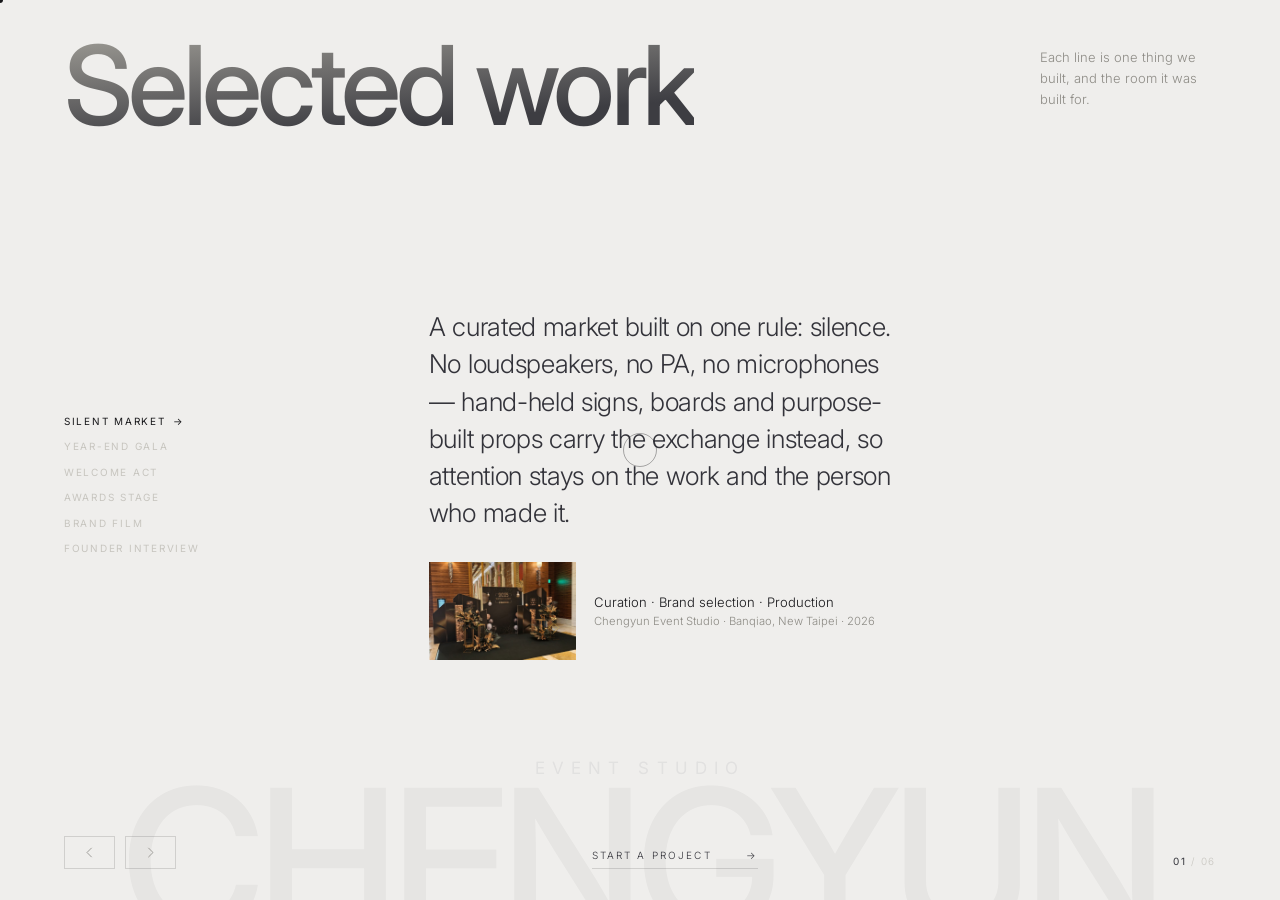
<file: experimental/work-index/index.html>
<!DOCTYPE html>
<html lang="en">
<head>
<meta charset="utf-8" />
<meta name="viewport" content="width=device-width, initial-scale=1, viewport-fit=cover" />
<title>Selected Work — CHENGYUN</title>
<meta name="description" content="Selected work by Chengyun Event Studio Co., Ltd. — curated markets, year-end galas, stage production and brand film." />
<meta name="theme-color" content="#efeeec" />
<link rel="preconnect" href="https://fonts.googleapis.com" />
<link rel="preconnect" href="https://fonts.gstatic.com" crossorigin />
<link href="https://fonts.googleapis.com/css2?family=Inter:wght@300;400;500&family=Noto+Sans+TC:wght@300;400;500&display=swap" rel="stylesheet" />
<style>
  /* ══ 色票與節奏 ══════════════════════════════════════════
     取自參考畫面：暖調淺灰的紙、近黑的墨、兩階灰的次要字。
     全站只有這五個顏色，克制是這個版型唯一的裝飾。 */
  :root {
    --paper: #efeeec;
    --ink: #17171a;
    --ink-soft: #33333a;
    --mute: #8d8b85;
    --faint: #c7c5bf;
    --line: rgba(23, 23, 26, .14);
    --font: 'Inter', 'Noto Sans TC', sans-serif;
    --ease: cubic-bezier(.22, 1, .36, 1);
  }

  * { box-sizing: border-box; }
  html, body { height: 100%; }

  body {
    margin: 0;
    background: var(--paper);
    color: var(--ink);
    font-family: var(--font);
    font-weight: 300;
    -webkit-font-smoothing: antialiased;
    overflow: hidden;
    /* 自訂游標接手，系統游標全程隱藏 */
    cursor: none;
  }
  a, button { cursor: none; }
  ::selection { background: var(--ink); color: var(--paper); }
  :focus-visible { outline: 1px solid var(--ink); outline-offset: 6px; }

  /* ── 背景：澄耘的英文 ─────────────────
     不是裝飾字，是這一頁的地。壓得很淡，
     只有在大面留白裡才隱約看得出來。 */
  .cs-ghost-clip {
    position: fixed;
    inset: 0;
    overflow: hidden;
    pointer-events: none;
    z-index: 0;
  }

  .cs-ghost {
    position: absolute;
    left: 50%; bottom: -4.5vh;
    transform: translateX(-50%);
    display: flex;
    flex-direction: column;
    align-items: center;
    font-size: clamp(56px, 15.6vw, 268px);
    font-weight: 500;
    letter-spacing: -.04em;
    line-height: .8;
    color: rgba(23, 23, 26, .038);
    white-space: nowrap;
    user-select: none;
  }

  .cs-ghost small {
    order: -1;
    font-size: .085em;
    font-weight: 400;
    letter-spacing: .42em;
    color: rgba(23, 23, 26, .06);
    margin-bottom: .3em;
  }

  /* ── 版面骨架 ─────────────────────────
     三列：標題 / 內容 / 頁腳，兩欄：次要導覽 / 主視覺。 */
  .cs {
    position: relative;
    z-index: 1;
    height: 100svh;
    padding: clamp(28px, 4.2vh, 56px) clamp(20px, 5vw, 92px) clamp(22px, 3.4vh, 44px);
    display: grid;
    grid-template-rows: auto 1fr auto;
    grid-template-columns: minmax(150px, 20%) 1fr;
    column-gap: clamp(24px, 5vw, 96px);
    row-gap: clamp(18px, 3vh, 40px);
  }

  /* ── 頂部：大標題與副標 ───────────────── */
  .cs-head {
    grid-column: 1 / -1;
    display: flex;
    align-items: flex-start;
    justify-content: space-between;
    gap: 32px;
  }

  .cs-title {
    margin: 0;
    font-size: clamp(42px, 8.6vw, 132px);
    font-weight: 500;
    letter-spacing: -.045em;
    line-height: .86;
    /* 參考畫面的標題不是純黑，上淺下深，像有厚度 */
    background: linear-gradient(175deg, #9b9993 0%, #3d3d42 78%);
    -webkit-background-clip: text;
    background-clip: text;
    color: transparent;
  }

  .cs-sub {
    margin: .7em 0 0;
    max-width: 22ch;
    font-size: clamp(11px, 1.02vw, 13px);
    line-height: 1.62;
    color: var(--mute);
    text-align: left;
    flex: 0 0 auto;
  }

  /* ── 左欄：次要導覽 ───────────────────
     大寫、寬字距、細瘦，滑過去是顏色與位移一起走。 */
  .cs-nav {
    align-self: center;
    display: flex;
    flex-direction: column;
    gap: clamp(9px, 1.5vh, 15px);
    align-items: flex-start;
  }

  .cs-link {
    position: relative;
    display: inline-flex;
    align-items: center;
    gap: .7em;
    padding: 0;
    border: 0;
    background: none;
    font: inherit;
    font-size: clamp(9.5px, .78vw, 11px);
    font-weight: 400;
    letter-spacing: .175em;
    text-transform: uppercase;
    color: var(--faint);
    white-space: nowrap;
    transition: color .5s var(--ease), transform .5s var(--ease);
  }
  .cs-link .arw {
    opacity: 0;
    transform: translateX(-6px);
    transition: opacity .5s var(--ease), transform .5s var(--ease);
  }
  .cs-link:hover { color: var(--ink-soft); transform: translateX(7px); }
  .cs-link.is-on { color: var(--ink); transform: translateX(7px); }
  .cs-link.is-on .arw { opacity: 1; transform: translateX(0); }

  /* ── 右欄：引言、照片、署名 ─────────── */
  .cs-body {
    align-self: center;
    max-width: min(48ch, 48vw);
    margin-left: clamp(0px, 5.5vw, 104px);
  }

  .cs-quote {
    margin: 0;
    font-size: clamp(17px, 2.02vw, 29px);
    font-weight: 300;
    line-height: 1.44;
    letter-spacing: -.012em;
    color: var(--ink-soft);
  }

  .cs-by {
    margin-top: clamp(22px, 3.4vh, 42px);
    display: flex;
    align-items: center;
    gap: clamp(12px, 1.4vw, 20px);
  }

  /* 參考畫面是小方頭像；這裡放的是活動現場，所以裁成寬一點的劇照 */
  .cs-shot {
    flex: 0 0 auto;
    width: clamp(88px, 11.5vw, 168px);
    aspect-ratio: 3 / 2;
    background: #dedcd6 center / cover no-repeat;
    filter: saturate(.92);
  }

  .cs-name { font-size: clamp(12px, 1.02vw, 14px); color: var(--ink); line-height: 1.5; }
  .cs-role { font-size: clamp(10.5px, .88vw, 12px); color: var(--mute); line-height: 1.5; }

  /* 換一則的時候整塊往上提一點再回來，不是硬切 */
  .cs-fade { transition: opacity .34s var(--ease), transform .34s var(--ease); }
  .cs-body.is-out .cs-fade { opacity: 0; transform: translateY(-10px); }

  /* ── 頁腳：左箭頭組、置中的行動呼籲 ─── */
  .cs-foot { grid-column: 1 / -1; display: flex; align-items: flex-end; }

  .cs-arrows { display: flex; gap: 10px; flex: 0 0 auto; }
  .cs-arrow {
    width: clamp(46px, 4vw, 62px);
    height: clamp(30px, 2.6vw, 38px);
    display: grid;
    place-items: center;
    border: 1px solid var(--line);
    background: none;
    color: var(--mute);
    transition: color .45s var(--ease), border-color .45s var(--ease), background-color .45s var(--ease);
  }
  .cs-arrow svg { width: 15px; height: 15px; }
  .cs-arrow:hover { color: var(--ink); border-color: var(--ink); background: rgba(23, 23, 26, .04); }

  .cs-cta {
    flex: 1 1 auto;
    display: flex;
    justify-content: center;
  }
  .cs-cta a {
    display: inline-flex;
    align-items: center;
    gap: 3.4em;
    padding-bottom: .7em;
    border-bottom: 1px solid var(--line);
    font-size: clamp(9.5px, .78vw, 11px);
    letter-spacing: .215em;
    text-transform: uppercase;
    color: var(--ink-soft);
    text-decoration: none;
    transition: color .45s var(--ease), border-color .45s var(--ease);
  }
  .cs-cta a:hover { color: var(--ink); border-color: var(--ink); }
  .cs-cta i { font-style: normal; transition: transform .45s var(--ease); }
  .cs-cta a:hover i { transform: translateX(6px); }

  .cs-count {
    flex: 0 0 auto;
    font-size: clamp(9.5px, .78vw, 11px);
    letter-spacing: .17em;
    color: var(--faint);
    align-self: flex-end;
    padding-bottom: .2em;
  }
  .cs-count b { font-weight: 400; color: var(--ink-soft); }

  /* ── 進場：由下往上，依序淡入 ─────────
     用 IntersectionObserver 觸發，delay 由 --d 決定。 */
  [data-reveal] {
    opacity: 0;
    transform: translateY(26px);
    transition: opacity .95s var(--ease), transform .95s var(--ease);
    transition-delay: var(--d, 0s);
  }
  [data-reveal].is-in { opacity: 1; transform: none; }

  /* ── 自訂游標 ─────────────────────────
     兩層：實心小點跟得緊，外環慢半拍，
     碰到可點的東西外環放大、小點縮起來。 */
  .cs-cursor, .cs-ring {
    position: fixed;
    top: 0; left: 0;
    border-radius: 50%;
    pointer-events: none;
    z-index: 99;
    will-change: transform;
  }
  .cs-cursor {
    width: 6px; height: 6px;
    margin: -3px 0 0 -3px;
    background: var(--ink);
    transition: opacity .3s var(--ease), transform .3s var(--ease);
  }
  .cs-ring {
    width: 34px; height: 34px;
    margin: -17px 0 0 -17px;
    border: 1px solid rgba(23, 23, 26, .34);
    transition: width .4s var(--ease), height .4s var(--ease), margin .4s var(--ease),
                border-color .4s var(--ease), background-color .4s var(--ease);
  }
  body.is-hover .cs-cursor { opacity: 0; transform: scale(.3); }
  body.is-hover .cs-ring {
    width: 74px; height: 74px;
    margin: -37px 0 0 -37px;
    border-color: rgba(23, 23, 26, .5);
    background: rgba(23, 23, 26, .04);
  }
  body.is-down .cs-ring { width: 26px; height: 26px; margin: -13px 0 0 -13px; }

  /* 觸控裝置沒有游標可藏，還原系統行為 */
  @media (hover: none), (pointer: coarse) {
    body, a, button { cursor: auto; }
    .cs-cursor, .cs-ring { display: none; }
  }

  /* ── 窄螢幕：兩欄疊成一欄，導覽改成橫向 ─ */
  @media (max-width: 860px) {
    .cs {
      grid-template-columns: 1fr;
      grid-template-rows: auto auto 1fr auto;
      row-gap: clamp(14px, 2.4vh, 26px);
      overflow-y: auto;
      overscroll-behavior: contain;
      scrollbar-width: none;
    }
    .cs::-webkit-scrollbar { width: 0; }
    .cs-head { flex-direction: column; gap: 14px; }
    .cs-sub { margin-top: 0; max-width: 34ch; }
    .cs-nav { gap: clamp(7px, 1.2vh, 12px); align-self: start; }
    .cs-link:hover, .cs-link.is-on { transform: none; }
    .cs-link .arw { display: none; }
    .cs-body { margin-left: 0; max-width: none; align-self: center; }
    .cs-foot { flex-wrap: wrap; gap: 18px; align-items: center; }
    .cs-cta { justify-content: flex-start; flex: 1 1 100%; order: 3; }
    .cs-ghost { font-size: 25vw; bottom: -3vh; }
    .cs-ghost small { display: none; }
  }

  @media (prefers-reduced-motion: reduce) {
    [data-reveal] { opacity: 1; transform: none; transition: none; }
    .cs-fade, .cs-link, .cs-arrow, .cs-cta a, .cs-cta i { transition: none; }
  }
</style>
</head>
<body>

<div class="cs-ghost-clip" aria-hidden="true"><div class="cs-ghost"><small>EVENT STUDIO</small>CHENGYUN</div></div>

<main class="cs">

  <header class="cs-head">
    <h1 class="cs-title" data-reveal style="--d:.05s">Selected work</h1>
    <p class="cs-sub" data-reveal style="--d:.18s">Each line is one thing we built, and the room it was built for.</p>
  </header>

  <!-- 左：作品清單。點名稱就換一件 -->
  <nav class="cs-nav" id="csNav" aria-label="Works"></nav>

  <!-- 右：敘述、劇照、案名 -->
  <div class="cs-body" id="csBody" data-reveal style="--d:.42s">
    <blockquote class="cs-quote cs-fade" id="csQuote"></blockquote>
    <div class="cs-by cs-fade">
      <div class="cs-shot" id="csShot" role="img" aria-label=""></div>
      <div>
        <div class="cs-name" id="csName"></div>
        <div class="cs-role" id="csRole"></div>
      </div>
    </div>
  </div>

  <footer class="cs-foot" data-reveal style="--d:.56s">
    <div class="cs-arrows">
      <button class="cs-arrow" type="button" id="csPrev" aria-label="Previous work">
        <svg viewBox="0 0 24 24" aria-hidden="true"><path d="M15 5l-7 7 7 7" fill="none" stroke="currentColor" stroke-width="1.3" stroke-linecap="round" stroke-linejoin="round"/></svg>
      </button>
      <button class="cs-arrow" type="button" id="csNext" aria-label="Next work">
        <svg viewBox="0 0 24 24" aria-hidden="true"><path d="M9 5l7 7-7 7" fill="none" stroke="currentColor" stroke-width="1.3" stroke-linecap="round" stroke-linejoin="round"/></svg>
      </button>
    </div>
    <div class="cs-cta"><a href="#contact">Start a project <i>&#8594;</i></a></div>
    <div class="cs-count"><b id="csNum">01</b> / <span id="csTotal">06</span></div>
  </footer>

</main>

<div class="cs-ring" id="csRing" aria-hidden="true"></div>
<div class="cs-cursor" id="csDot" aria-hidden="true"></div>

<script>
(() => {
  'use strict';

  const reduce = matchMedia('(prefers-reduced-motion: reduce)').matches;

  /* ══ 內容 ═══════════════════════════════════════════════
     只寫得出照片裡看得到的事；查不到的客戶與日期標為待補，不編。 */
  const WORKS = [
    {
      nav: 'Silent Market',
      shot: '../../assets/work/01.jpg',
      text: 'A curated market built on one rule: silence. No loudspeakers, no PA, no microphones — hand-held signs, boards and purpose-built props carry the exchange instead, so attention stays on the work and the person who made it.',
      role: 'Curation · Brand selection · Production',
      meta: 'Chengyun Event Studio · Banqiao, New Taipei · 2026'
    },
    {
      nav: 'Year-end gala',
      shot: '../../assets/work/02.jpg',
      text: 'A black-and-gold backdrop wall, geometric side panels, a sequin column and gilded florals turn a hotel lobby into an entrance sequence — so the first thing a guest sees is already the brand.',
      role: 'Key visual · Backdrop build · Floral styling',
      meta: 'GREAT HONOR × JYUAN.AN · 2025'
    },
    {
      nav: 'Welcome act',
      shot: '../../assets/work/03.jpg',
      text: 'A five-piece African drum troupe met guests at the door and carried the room from the lift lobby into the hall. The act at the door is cast, rehearsed and cued the same way the stage inside is.',
      role: 'Performer casting · Entrance staging',
      meta: 'GREAT HONOR × JYUAN.AN · 2025'
    },
    {
      nav: 'Awards stage',
      shot: '../../assets/work/04.jpg',
      text: 'An LED main stage, a host’s route across it, and an awards run-down timed to the minute. Trophy, microphone, cue — the three things that have to arrive in the right hand at the right second.',
      role: 'LED stage · Hosting · Run-down',
      meta: 'GREAT HONOR × JYUAN.AN · 2025'
    },
    {
      nav: 'Brand film',
      shot: '../../assets/work/05.jpg',
      text: 'A studio day for a brand film: lectern build, lighting set, a shotgun mic on the camera, and direction given from behind the monitor rather than shouted from the back of the room.',
      role: 'Set build · Lighting · Direction',
      meta: 'Client and date to be confirmed'
    },
    {
      nav: 'Founder interview',
      shot: '../../assets/work/06.jpg',
      text: 'A two-camera founder interview against a full-height window — daylight as the key, a script loose enough to let the answer wander, and a second angle so the cut has somewhere to go.',
      role: 'Two-camera interview · Natural light',
      meta: 'Client and date to be confirmed'
    }
  ];

  const nav = document.getElementById('csNav');
  const body = document.getElementById('csBody');
  const elQuote = document.getElementById('csQuote');
  const elShot = document.getElementById('csShot');
  const elName = document.getElementById('csName');
  const elRole = document.getElementById('csRole');
  const elNum = document.getElementById('csNum');

  document.getElementById('csTotal').textContent = String(WORKS.length).padStart(2, '0');

  /* ── 左欄按鈕：一件一顆，進場時依序淡入 ── */
  WORKS.forEach((s, i) => {
    const b = document.createElement('button');
    b.className = 'cs-link';
    b.type = 'button';
    b.dataset.i = String(i);
    b.setAttribute('data-reveal', '');
    b.style.setProperty('--d', (.22 + i * .055).toFixed(3) + 's');
    b.innerHTML = '<span>' + s.nav + '</span><span class="arw">&#8594;</span>';
    nav.appendChild(b);
  });

  const links = [...nav.querySelectorAll('.cs-link')];

  let index = -1;
  let swapping = 0;

  function paint(i) {
    const s = WORKS[i];
    elQuote.textContent = s.text;
    elShot.style.backgroundImage = 'url(' + s.shot + ')';
    elShot.setAttribute('aria-label', s.nav);
    elName.textContent = s.role;
    elRole.textContent = s.meta;
    elNum.textContent = String(i + 1).padStart(2, '0');
    links.forEach((l, k) => {
      l.classList.toggle('is-on', k === i);
      l.setAttribute('aria-current', k === i ? 'true' : 'false');
    });
  }

  function show(i) {
    i = (i + WORKS.length) % WORKS.length;
    if (i === index) { return; }
    if (index < 0 || reduce) { index = i; paint(i); return; }
    index = i;
    /* 先把舊的推走，換完內容再放回來。切換有重量，才不像換投影片 */
    body.classList.add('is-out');
    clearTimeout(swapping);
    swapping = setTimeout(() => {
      paint(i);
      requestAnimationFrame(() => body.classList.remove('is-out'));
    }, 340);
  }

  show(0);

  nav.addEventListener('click', (e) => {
    const b = e.target.closest('.cs-link');
    if (b) { show(+b.dataset.i); }
  });
  document.getElementById('csPrev').addEventListener('click', () => show(index - 1));
  document.getElementById('csNext').addEventListener('click', () => show(index + 1));

  addEventListener('keydown', (e) => {
    if (e.key === 'ArrowLeft') { show(index - 1); }
    if (e.key === 'ArrowRight') { show(index + 1); }
  });

  /* ══ 進場動畫 ═══════════════════════════════════════════
     捲到才播，而且只播一次。 */
  const io = new IntersectionObserver((entries) => {
    entries.forEach((en) => {
      if (!en.isIntersecting) { return; }
      en.target.classList.add('is-in');
      io.unobserve(en.target);
    });
  }, { threshold: 0, rootMargin: '0px 0px -24px 0px' });

  document.querySelectorAll('[data-reveal]').forEach((el) => io.observe(el));

  /* ══ 自訂游標 ═══════════════════════════════════════════
     小點每一格都追到位，外環用 lerp 落後一點點，
     那半拍的差距就是「跟手」的感覺來源。 */
  const dot = document.getElementById('csDot');
  const ring = document.getElementById('csRing');
  const fine = matchMedia('(hover: hover) and (pointer: fine)').matches;

  if (fine) {
    let mx = innerWidth / 2, my = innerHeight / 2;
    let rx = mx, ry = my;
    let seen = false;

    addEventListener('pointermove', (e) => {
      mx = e.clientX; my = e.clientY;
      if (!seen) { seen = true; rx = mx; ry = my; }
      dot.style.transform = 'translate3d(' + mx + 'px,' + my + 'px,0)';
      const hit = e.target.closest('a, button, [data-hover]');
      document.body.classList.toggle('is-hover', !!hit);
    }, { passive: true });

    addEventListener('pointerdown', () => document.body.classList.add('is-down'));
    addEventListener('pointerup', () => document.body.classList.remove('is-down'));
    addEventListener('pointerleave', () => { dot.style.opacity = '0'; ring.style.opacity = '0'; });
    addEventListener('pointerenter', () => { dot.style.opacity = ''; ring.style.opacity = ''; });

    const tick = () => {
      rx += (mx - rx) * .16;
      ry += (my - ry) * .16;
      ring.style.transform = 'translate3d(' + rx + 'px,' + ry + 'px,0)';
      requestAnimationFrame(tick);
    };
    requestAnimationFrame(tick);
  }
})();
</script>
</body>
</html>
</file>
